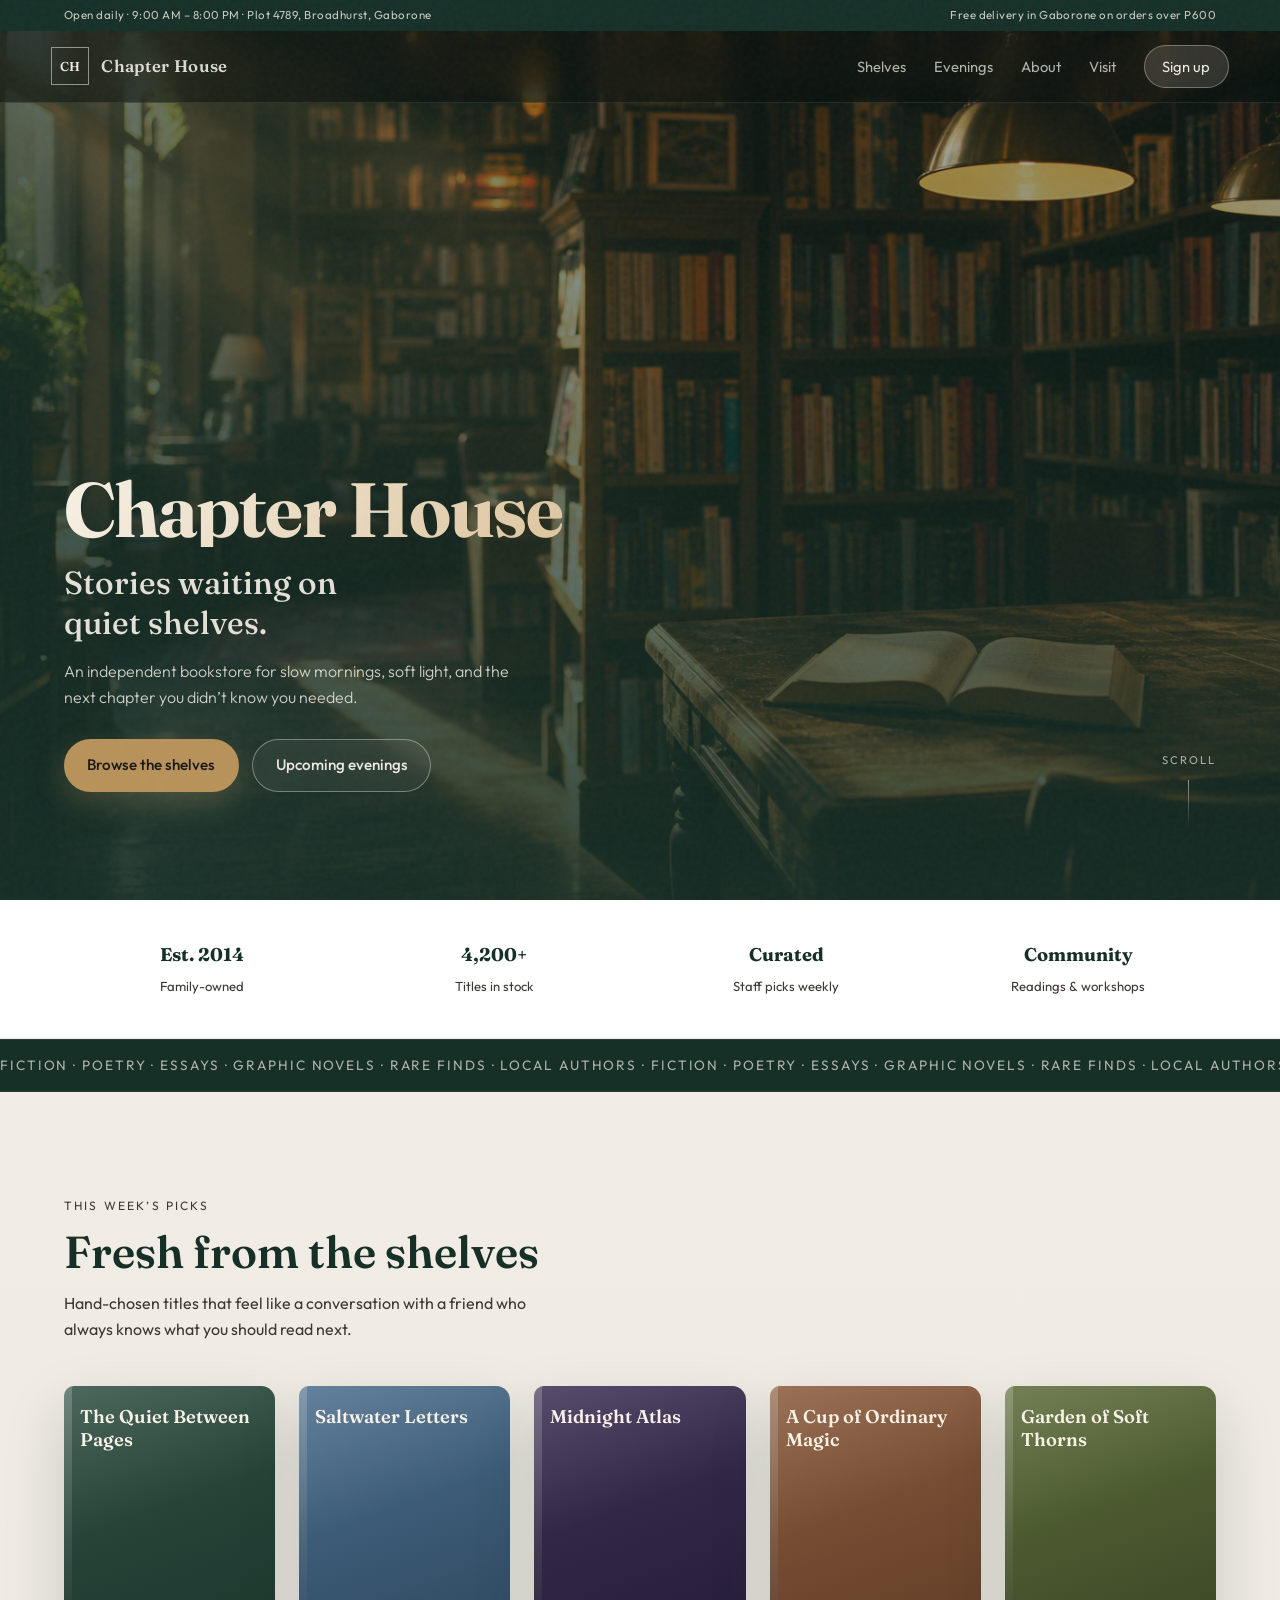
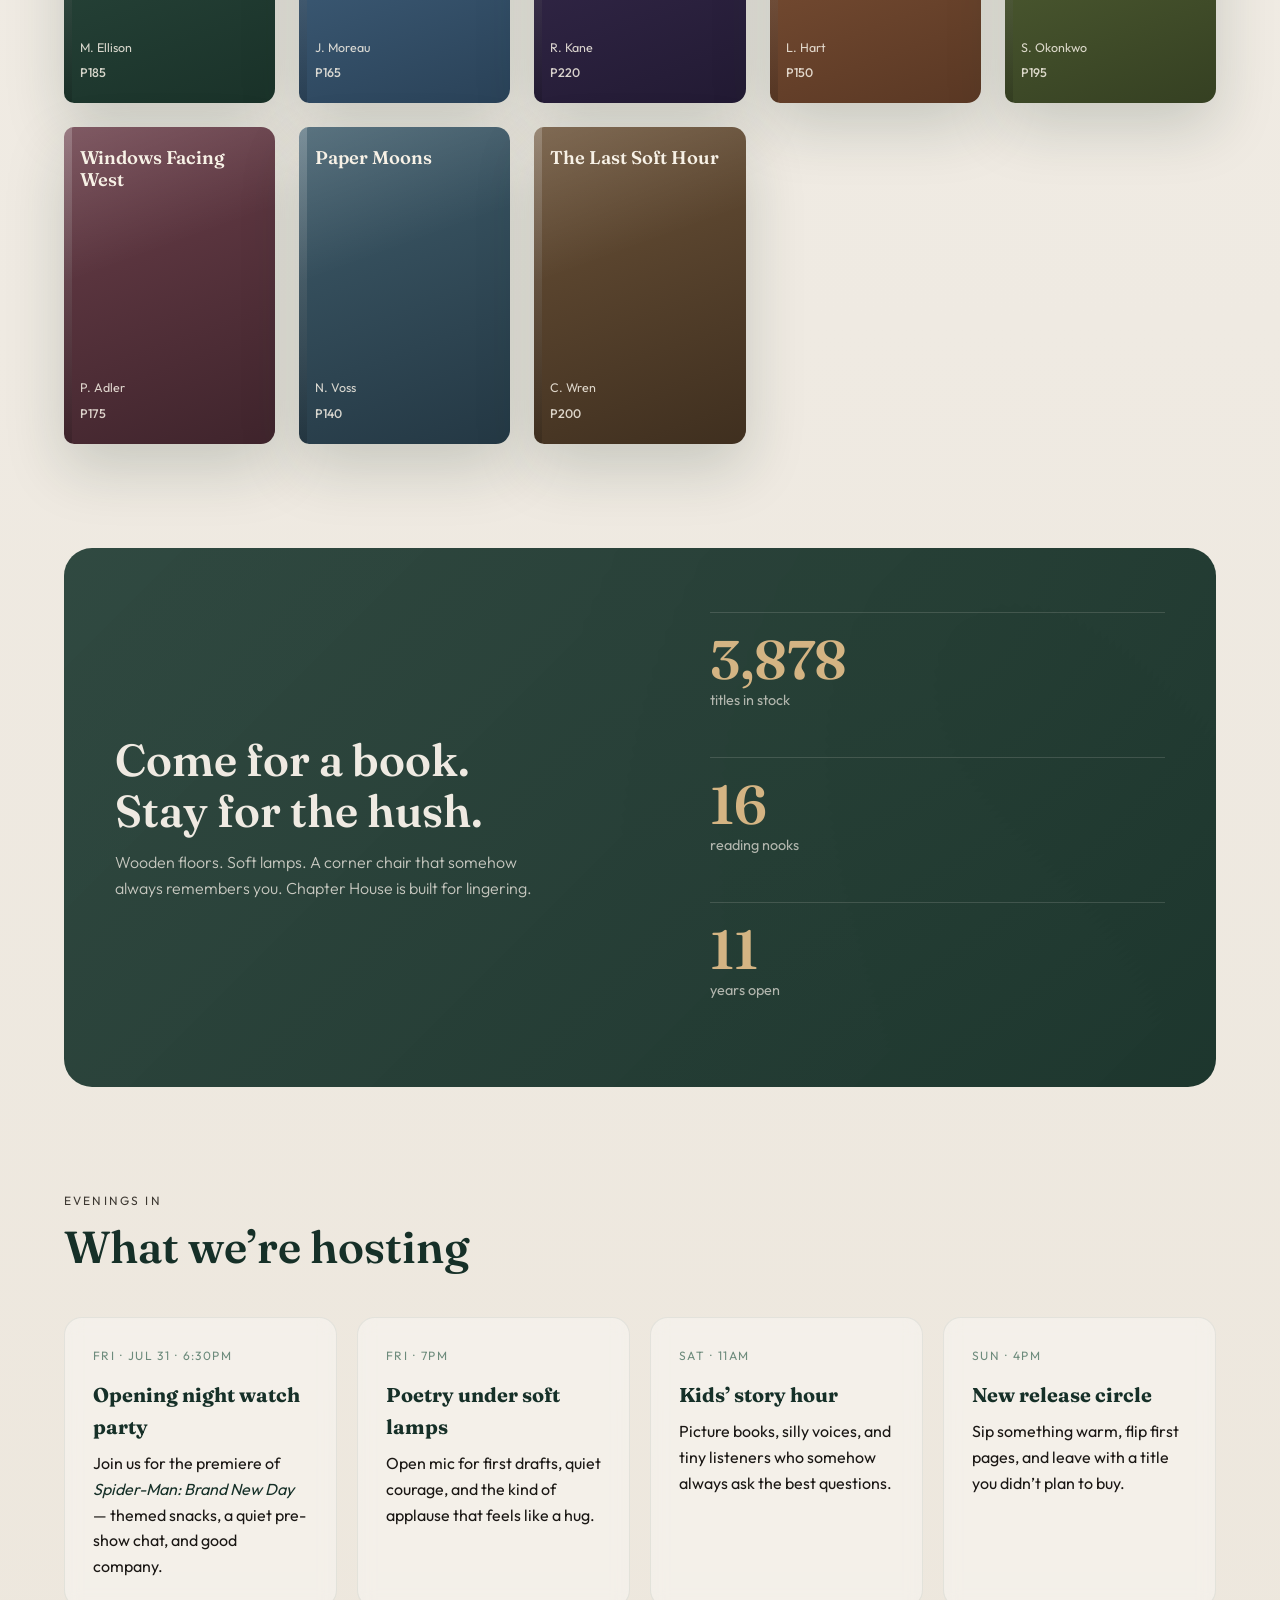
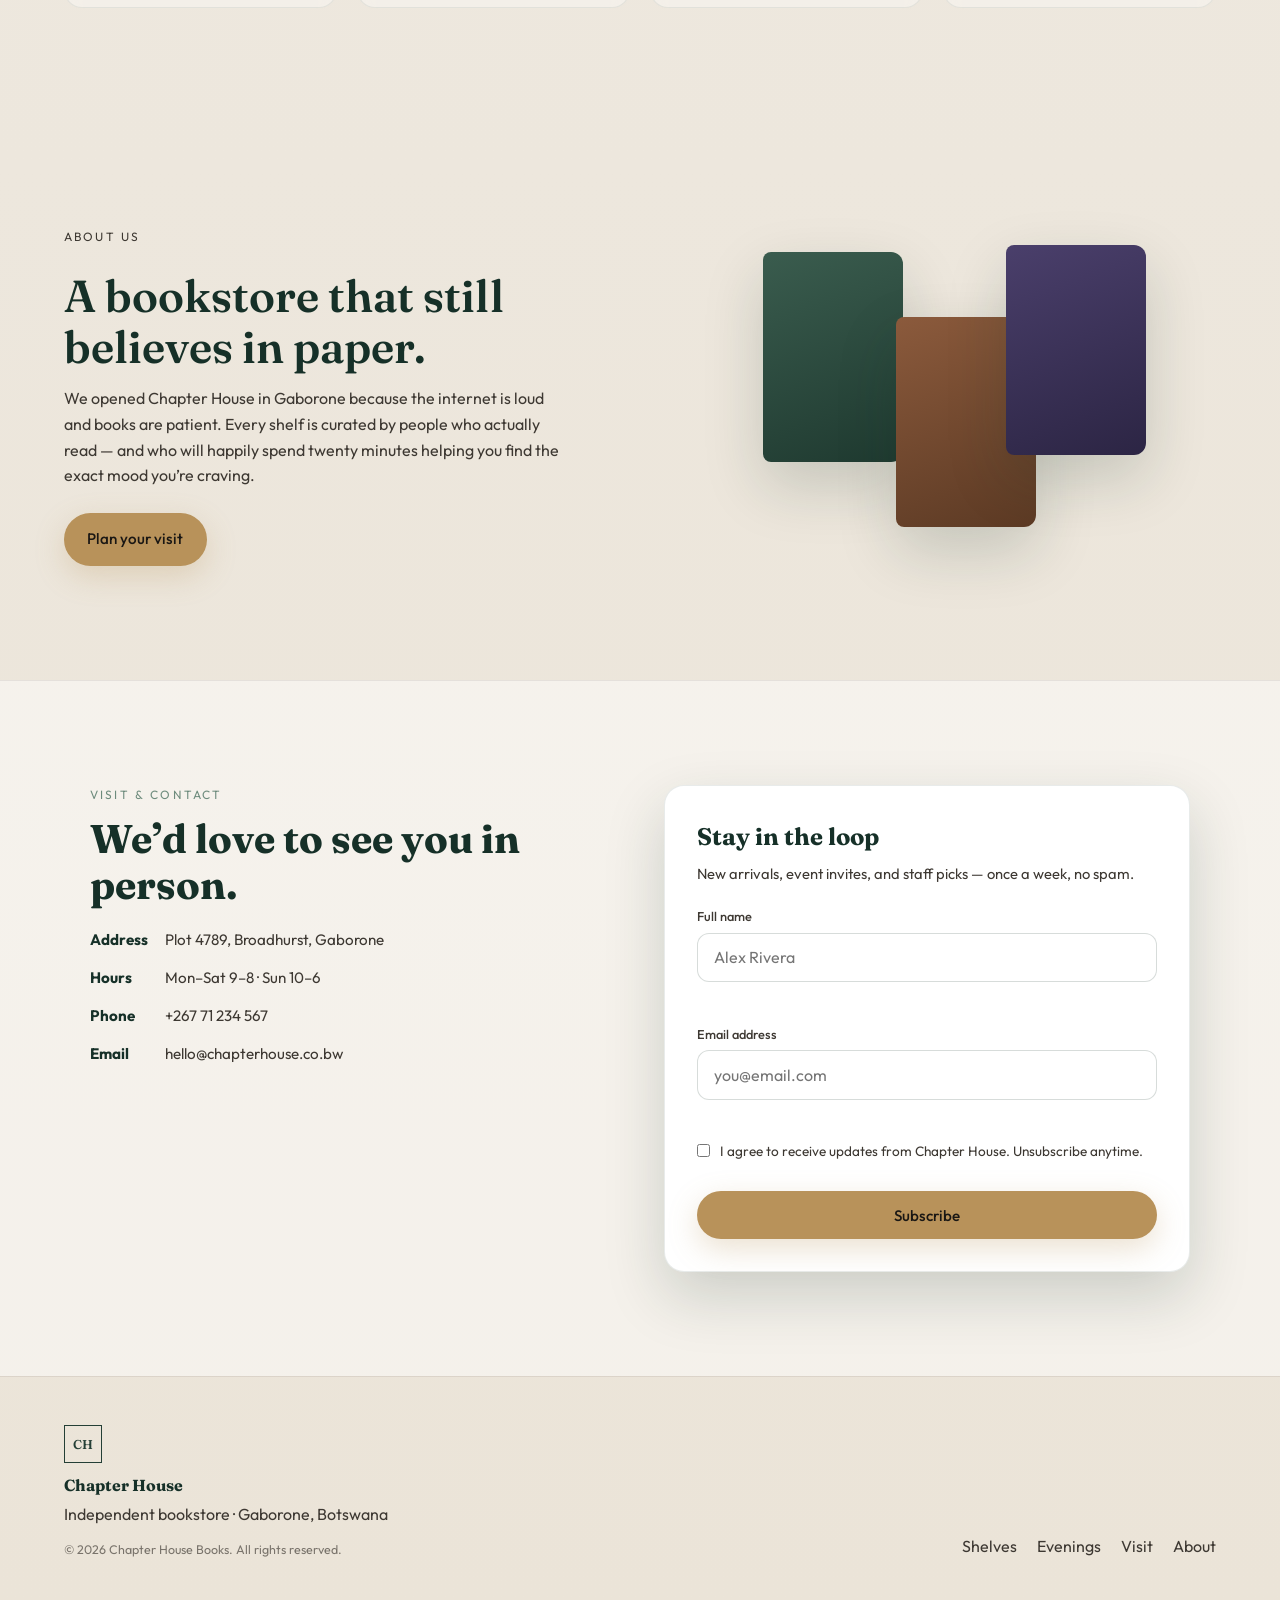
<file: index.html>
<!DOCTYPE html>
<html lang="en">
<head>
  <meta charset="UTF-8" />
  <meta name="viewport" content="width=device-width, initial-scale=1.0, viewport-fit=cover" />
  <title>Chapter House — Independent Bookstore</title>
  <meta name="description" content="Chapter House — curated fiction, poetry, and rare finds. Independent bookstore in Gaborone, Botswana." />
  <link rel="preconnect" href="https://fonts.googleapis.com" />
  <link rel="preconnect" href="https://fonts.gstatic.com" crossorigin />
  <link href="https://fonts.googleapis.com/css2?family=Fraunces:opsz,wght@9..144,400;9..144,600;9..144,700&family=Outfit:wght@300;400;500;600&display=swap" rel="stylesheet" />
  <link rel="stylesheet" href="css/style.css" />
</head>
<body>
  <div class="page-loader" id="pageLoader">
    <div class="loader-mark">CH</div>
    <p class="loader-text">Opening the shelves…</p>
  </div>

  <div class="cursor-glow" id="cursorGlow" aria-hidden="true"></div>

  <header class="site-header site-header--hero" id="siteHeader">
    <div class="header-top">
      <p>Open daily · 9:00 AM – 8:00 PM · Plot 4789, Broadhurst, Gaborone</p>
      <p>Free delivery in Gaborone on orders over P600</p>
    </div>
    <div class="header-main">
      <a href="index.html" class="brand">
        <span class="brand-mark">CH</span>
        <span class="brand-name">Chapter House</span>
      </a>
      <nav class="nav" aria-label="Main">
        <a href="#shelves">Shelves</a>
        <a href="#events">Evenings</a>
        <a href="#about">About</a>
        <a href="#visit">Visit</a>
        <a href="login.html" class="nav-cta">Sign up</a>
      </nav>
      <button class="nav-toggle" id="navToggle" aria-label="Open menu" aria-expanded="false">
        <span></span><span></span>
      </button>
    </div>
  </header>

  <main>
    <section class="hero">
      <div class="hero-bg" style="background-image: url('assets/hero-bookstore.png')"></div>
      <div class="hero-veil"></div>
      <div class="hero-content reveal">
        <p class="brand-hero">Chapter House</p>
        <h1>Stories waiting on quiet shelves.</h1>
        <p class="hero-sub">An independent bookstore for slow mornings, soft light, and the next chapter you didn’t know you needed.</p>
        <div class="hero-actions">
          <a href="#shelves" class="btn btn-primary">Browse the shelves</a>
          <a href="#events" class="btn btn-ghost">Upcoming evenings</a>
        </div>
      </div>
      <div class="scroll-hint" aria-hidden="true">
        <span>Scroll</span>
        <div class="scroll-line"></div>
      </div>
    </section>

    <section class="trust-bar" aria-label="Store highlights">
      <div class="trust-item">
        <strong>Est. 2014</strong>
        <span>Family-owned</span>
      </div>
      <div class="trust-item">
        <strong>4,200+</strong>
        <span>Titles in stock</span>
      </div>
      <div class="trust-item">
        <strong>Curated</strong>
        <span>Staff picks weekly</span>
      </div>
      <div class="trust-item">
        <strong>Community</strong>
        <span>Readings & workshops</span>
      </div>
    </section>

    <section class="marquee" aria-hidden="true">
      <div class="marquee-track">
        <span>Fiction · Poetry · Essays · Graphic Novels · Rare Finds · Local Authors · Fiction · Poetry · Essays · Graphic Novels · Rare Finds · Local Authors ·</span>
        <span>Fiction · Poetry · Essays · Graphic Novels · Rare Finds · Local Authors · Fiction · Poetry · Essays · Graphic Novels · Rare Finds · Local Authors ·</span>
      </div>
    </section>

    <section class="shelves" id="shelves">
      <div class="section-head reveal">
        <p class="eyebrow">This week’s picks</p>
        <h2>Fresh from the shelves</h2>
        <p>Hand-chosen titles that feel like a conversation with a friend who always knows what you should read next.</p>
      </div>
      <div class="book-grid" id="bookGrid"></div>
    </section>

    <section class="atmosphere">
      <div class="atmosphere-panel reveal">
        <h2>Come for a book.<br />Stay for the hush.</h2>
        <p>Wooden floors. Soft lamps. A corner chair that somehow always remembers you. Chapter House is built for lingering.</p>
      </div>
      <div class="atmosphere-stats">
        <div class="stat reveal" data-delay="0">
          <strong data-count="4200">0</strong>
          <span>titles in stock</span>
        </div>
        <div class="stat reveal" data-delay="1">
          <strong data-count="18">0</strong>
          <span>reading nooks</span>
        </div>
        <div class="stat reveal" data-delay="2">
          <strong data-count="12">0</strong>
          <span>years open</span>
        </div>
      </div>
    </section>

    <section class="events" id="events">
      <div class="section-head reveal">
        <p class="eyebrow">Evenings in</p>
        <h2>What we’re hosting</h2>
      </div>
      <div class="event-list">
        <article class="event-card reveal">
          <time datetime="2026-07-31T18:30">Fri · Jul 31 · 6:30pm</time>
          <h3>Opening night watch party</h3>
          <p>Join us for the premiere of <em>Spider-Man: Brand New Day</em> — themed snacks, a quiet pre-show chat, and good company.</p>
        </article>
        <article class="event-card reveal">
          <time datetime="2026-07-31T19:00">Fri · 7pm</time>
          <h3>Poetry under soft lamps</h3>
          <p>Open mic for first drafts, quiet courage, and the kind of applause that feels like a hug.</p>
        </article>
        <article class="event-card reveal">
          <time datetime="2026-08-01T11:00">Sat · 11am</time>
          <h3>Kids’ story hour</h3>
          <p>Picture books, silly voices, and tiny listeners who somehow always ask the best questions.</p>
        </article>
        <article class="event-card reveal">
          <time datetime="2026-08-02T16:00">Sun · 4pm</time>
          <h3>New release circle</h3>
          <p>Sip something warm, flip first pages, and leave with a title you didn’t plan to buy.</p>
        </article>
      </div>
    </section>

    <section class="about" id="about">
      <div class="about-copy reveal">
        <p class="eyebrow">About us</p>
        <h2>A bookstore that still believes in paper.</h2>
        <p>We opened Chapter House in Gaborone because the internet is loud and books are patient. Every shelf is curated by people who actually read — and who will happily spend twenty minutes helping you find the exact mood you’re craving.</p>
        <a href="#visit" class="btn btn-primary">Plan your visit</a>
      </div>
      <div class="about-visual reveal" aria-hidden="true">
        <div class="floating-book b1"></div>
        <div class="floating-book b2"></div>
        <div class="floating-book b3"></div>
      </div>
    </section>

    <section class="visit" id="visit">
      <div class="visit-grid">
        <div class="visit-info reveal">
          <p class="eyebrow">Visit & contact</p>
          <h2>We’d love to see you in person.</h2>
          <ul class="visit-details">
            <li><strong>Address</strong> Plot 4789, Broadhurst, Gaborone</li>
            <li><strong>Hours</strong> Mon–Sat 9–8 · Sun 10–6</li>
            <li><strong>Phone</strong> +267 71 234 567</li>
            <li><strong>Email</strong> hello@chapterhouse.co.bw</li>
          </ul>
        </div>

        <form class="visit-form reveal" id="newsletterForm" novalidate>
          <h3>Stay in the loop</h3>
          <p class="visit-form-sub">New arrivals, event invites, and staff picks — once a week, no spam.</p>

          <div class="field">
            <label for="newsName">Full name</label>
            <input type="text" id="newsName" name="name" autocomplete="name" placeholder="Alex Rivera" required minlength="2" />
            <p class="field-error" id="newsNameError" role="alert"></p>
          </div>

          <div class="field">
            <label for="newsEmail">Email address</label>
            <input type="email" id="newsEmail" name="email" autocomplete="email" placeholder="you@email.com" required />
            <p class="field-error" id="newsEmailError" role="alert"></p>
          </div>

          <label class="checkbox-field">
            <input type="checkbox" id="newsConsent" name="consent" required />
            <span>I agree to receive updates from Chapter House. Unsubscribe anytime.</span>
          </label>
          <p class="field-error" id="newsConsentError" role="alert"></p>

          <button type="submit" class="btn btn-primary btn-block" id="newsSubmit">Subscribe</button>
          <p class="form-success" id="newsSuccess" hidden>Thank you — you’re on the list. See you at the shelves.</p>
        </form>
      </div>
    </section>
  </main>

  <footer class="site-footer">
    <div>
      <span class="brand-mark">CH</span>
      <strong>Chapter House</strong>
      <p>Independent bookstore · Gaborone, Botswana</p>
      <p class="footer-fine">© 2026 Chapter House Books. All rights reserved.</p>
    </div>
    <div class="footer-links">
      <a href="#shelves">Shelves</a>
      <a href="#events">Evenings</a>
      <a href="#visit">Visit</a>
      <a href="#about">About</a>
    </div>
  </footer>

  <div class="mobile-nav" id="mobileNav" aria-hidden="true">
    <a href="#shelves">Shelves</a>
    <a href="#events">Evenings</a>
    <a href="#about">About</a>
    <a href="#visit">Visit</a>
    <a href="login.html">Sign up</a>
  </div>

  <script src="js/main.js"></script>
</body>
</html>
</file>
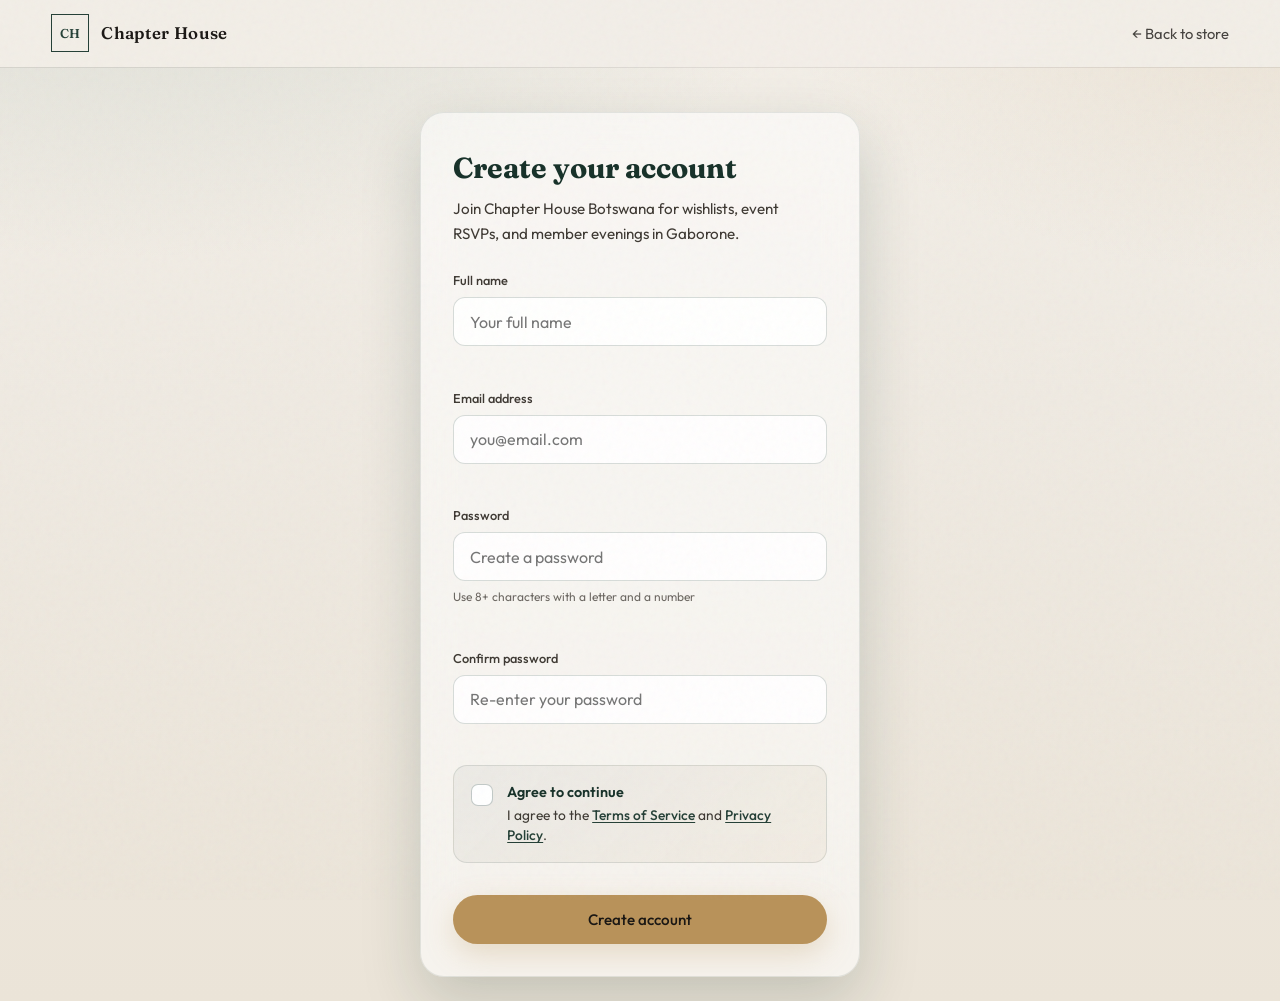
<file: login.html>
<!DOCTYPE html>
<html lang="en">
<head>
  <meta charset="UTF-8" />
  <meta name="viewport" content="width=device-width, initial-scale=1.0, viewport-fit=cover" />
  <title>Join — Chapter House</title>
  <meta name="robots" content="noindex" />
  <link rel="preconnect" href="https://fonts.googleapis.com" />
  <link rel="preconnect" href="https://fonts.gstatic.com" crossorigin />
  <link href="https://fonts.googleapis.com/css2?family=Fraunces:opsz,wght@9..144,400;9..144,600;9..144,700&family=Outfit:wght@300;400;500;600&display=swap" rel="stylesheet" />
  <link rel="stylesheet" href="css/style.css" />
  <link rel="preload" as="image" href="assets/mascots/halt.webp" />
  <link rel="preload" as="image" href="assets/mascots/angry-explain.webp" />
  <link rel="preload" as="image" href="assets/mascots/angry-checklist.webp" />
  <link rel="preload" as="image" href="assets/mascots/wait-wait.webp" />
  <link rel="preload" as="image" href="assets/mascots/unsatisfied.webp" />
  <link rel="preload" as="image" href="assets/mascots/welcome.webp" />
  <link rel="preload" as="image" href="assets/mascots/shhh.webp" />
</head>
<body class="auth-page">
  <div class="cursor-glow" id="cursorGlow" aria-hidden="true"></div>

  <header class="site-header solid">
    <div class="header-main">
      <a href="index.html" class="brand">
        <span class="brand-mark">CH</span>
        <span class="brand-name">Chapter House</span>
      </a>
      <nav class="nav">
        <a href="index.html">← Back to store</a>
      </nav>
    </div>
  </header>

  <main class="auth-main">
    <div class="auth-card reveal">
      <form id="signupForm" class="auth-form active" novalidate>
        <h1>Create your account</h1>
        <p class="auth-sub">Join Chapter House Botswana for wishlists, event RSVPs, and member evenings in Gaborone.</p>

        <div class="field">
          <label for="signupName">Full name</label>
          <input type="text" name="name" id="signupName" autocomplete="name" placeholder="Your full name" required minlength="2" />
          <p class="field-error" id="signupNameError" role="alert"></p>
        </div>

        <div class="field">
          <label for="signupEmail">Email address</label>
          <input type="email" name="email" id="signupEmail" autocomplete="email" placeholder="you@email.com" required />
          <p class="field-error" id="signupEmailError" role="alert"></p>
        </div>

        <div class="field">
          <label for="signupPassword">Password</label>
          <input type="password" name="password" id="signupPassword" autocomplete="new-password" placeholder="Create a password" required minlength="8" />
          <p class="field-hint">Use 8+ characters with a letter and a number</p>
          <p class="field-error" id="signupPasswordError" role="alert"></p>
        </div>

        <div class="field">
          <label for="signupConfirm">Confirm password</label>
          <input type="password" name="confirm" id="signupConfirm" autocomplete="new-password" placeholder="Re-enter your password" required minlength="8" />
          <p class="field-error" id="signupConfirmError" role="alert"></p>
        </div>

        <label class="terms-box" for="signupTerms">
          <span class="terms-check">
            <input type="checkbox" id="signupTerms" name="terms" required />
            <span class="terms-tick" aria-hidden="true"></span>
          </span>
          <span class="terms-copy">
            <strong>Agree to continue</strong>
            I agree to the <a href="#">Terms of Service</a> and <a href="#">Privacy Policy</a>.
          </span>
        </label>
        <p class="field-error" id="signupTermsError" role="alert"></p>

        <button type="submit" class="btn btn-primary btn-block" id="signupSubmit">Create account</button>
      </form>
    </div>
  </main>

  <div class="welcome-modal" id="welcomeModal" hidden>
    <div class="welcome-panel">
      <div class="welcome-icon">📚</div>
      <h2>Welcome to Chapter House</h2>
      <p id="welcomeMsg">Your account is active. Continue browsing our collection.</p>
      <a href="index.html" class="btn btn-primary">Continue shopping</a>
    </div>
  </div>

  <div class="gate-overlay" id="gateOverlay" hidden>
    <div class="gate-spinner"></div>
    <p>Verifying credentials…</p>
  </div>

  <script src="js/auth.js"></script>
  <script src="js/main.js"></script>
</body>
</html>
</file>
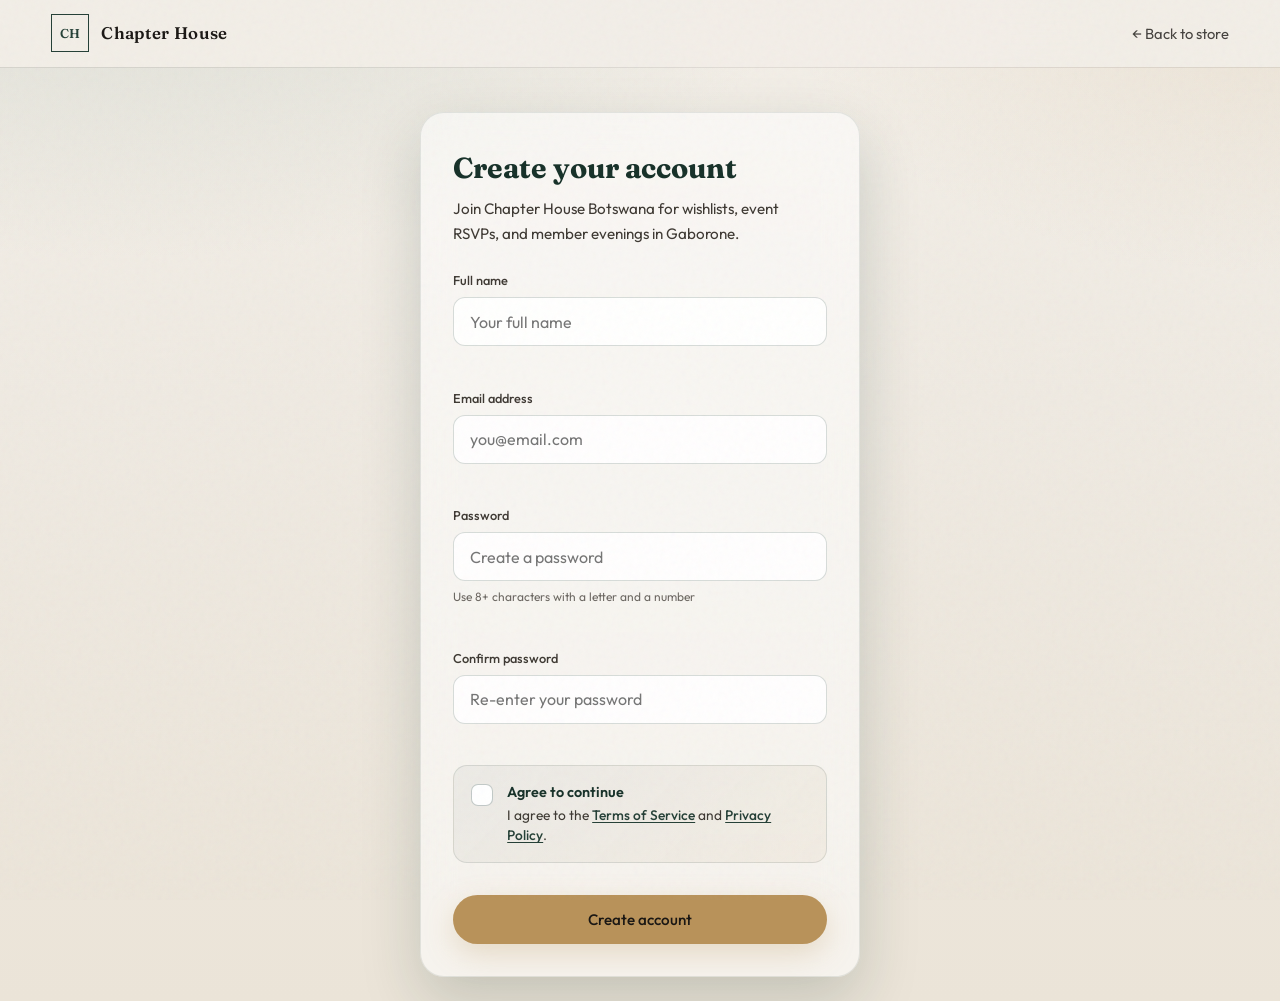
<file: secret.html>
<!DOCTYPE html>
<html lang="en">
<head>
  <meta charset="UTF-8" />
  <meta name="viewport" content="width=device-width, initial-scale=1.0, viewport-fit=cover" />
  <title>A private chapter</title>
  <meta name="robots" content="noindex" />
  <link rel="preconnect" href="https://fonts.googleapis.com" />
  <link rel="preconnect" href="https://fonts.gstatic.com" crossorigin />
  <link href="https://fonts.googleapis.com/css2?family=Fraunces:opsz,wght@9..144,400;9..144,500;9..144,600;9..144,700&family=Outfit:wght@300;400;500;600&display=swap" rel="stylesheet" />
  <link rel="stylesheet" href="css/secret.css" />
  <link rel="preload" as="image" href="assets/mascots/halt.webp" />
  <link rel="preload" as="image" href="assets/mascots/angry-explain.webp" />
  <link rel="preload" as="image" href="assets/mascots/angry-checklist.webp" />
  <link rel="preload" as="image" href="assets/mascots/wait-wait.webp" />
  <link rel="preload" as="image" href="assets/mascots/unsatisfied.webp" />
  <link rel="preload" as="image" href="assets/mascots/welcome.webp" />
  <link rel="preload" as="image" href="assets/mascots/shhh.webp" />
  <link rel="preload" as="image" href="assets/love/love-01.webp" />
</head>
<body>
  <section class="mascot-intro" id="mascotIntro">
    <div class="mascot-bg" id="mascotBg"></div>
    <div class="mascot-veil" id="mascotVeil"></div>
    <div class="mascot-flash" id="mascotFlash" aria-hidden="true"></div>

    <div class="mascot-stage">
      <div class="mascot-characters" id="mascotCharacters">
        <img class="mascot-img mascot-female" id="mascotFemale" src="" alt="" decoding="async" hidden />
        <img class="mascot-img mascot-male" id="mascotMale" src="" alt="" decoding="async" hidden />
      </div>

      <div class="mascot-dialogue" id="mascotDialogue">
        <p class="mascot-speaker" id="mascotSpeaker"></p>
        <p class="mascot-line" id="mascotLine"></p>
        <p class="mascot-halt" id="mascotHalt" hidden>HALT!</p>
      </div>
    </div>
  </section>

  <div class="secret-world" id="secretWorld" hidden>
    <div class="secret-bg" id="secretBg"></div>
    <div class="secret-veil"></div>
    <div class="particles" id="particles" aria-hidden="true"></div>

    <section class="love-scroll" id="loveScroll" hidden>
      <div class="love-bg" id="loveBg"></div>
      <div class="love-bg love-bg-next" id="loveBgNext"></div>
      <div class="love-veil"></div>
      <div class="love-progress"><div class="love-progress-bar" id="loveBar"></div></div>

      <div class="love-stage">
        <article class="love-card" data-step="0">
          <span class="love-num">01</span>
          <h2>From your smile</h2>
          <p>The one that shows up without warning and somehow resets the whole day — soft, honest, and impossible to forget.</p>
        </article>

        <article class="love-card" data-step="1">
          <span class="love-num">02</span>
          <h2>To your random outbursts</h2>
          <p>The sudden laughs, the dramatic reactions, the little storms of personality — never mean, always you, always the best part of the room.</p>
        </article>

        <article class="love-card" data-step="2">
          <span class="love-num">03</span>
          <h2>To your kindness</h2>
          <p>The quiet way you care. The way people feel safer around you without you even trying.</p>
        </article>

        <article class="love-card" data-step="3">
          <span class="love-num">04</span>
          <h2>To your calmness</h2>
          <p>When everything feels loud, you still somehow become the soft place to land.</p>
        </article>

        <article class="love-card" data-step="4">
          <span class="love-num">05</span>
          <h2>To the reason I keep pushing forward</h2>
          <p>You are part of why the hard days still feel worth it. A quiet motivation I carry with me.</p>
        </article>

        <article class="love-card" data-step="5">
          <span class="love-num">06</span>
          <h2>I appreciate everything about you</h2>
          <p>Even when I don’t say it the exact way you might want me to. Even in my silence — please know you are the priority.</p>
        </article>
      </div>
    </section>

    <section class="proposal" id="proposal" hidden>
      <div class="web-lines" aria-hidden="true"></div>
      <figure class="proposal-poster">
        <img src="assets/spider-man-brand-new-day.webp" alt="Spider-Man: Brand New Day" width="280" height="420" />
      </figure>
      <p class="soft-label">One question</p>
      <h2 class="proposal-title">Will you be my spider man?</h2>
      <p class="proposal-sub">petah phaka</p>
      <div class="proposal-actions" id="proposalActions">
        <button type="button" class="btn-yes" id="yesBtn">Yes</button>
        <button type="button" class="btn-no" id="noBtn">No</button>
      </div>
      <p class="wind-msg" id="windMsg" aria-live="polite"></p>
    </section>

    <section class="celebration" id="celebration" hidden>
      <div class="cele-bg" style="background-image: url('assets/celebration.png')"></div>
      <div class="cele-burst" aria-hidden="true"></div>
      <h1 class="cele-title">See you there, princess.</h1>
      <p class="cele-sub">Mr Maunge can’t wait. Wear something that makes you feel like the main character — because you already are.</p>
      <div class="hearts" id="hearts" aria-hidden="true"></div>
    </section>
  </div>

  <script src="js/secret.js"></script>
</body>
</html>
</file>
<file: css/style.css>
:root {
  --ink: #1a1714;
  --ink-soft: #3d3832;
  --paper: #efeae2;
  --paper-2: #e4ddd2;
  --forest: #243f36;
  --forest-deep: #163028;
  --sage: #6d8b7c;
  --gold: #b8925a;
  --gold-soft: #d4b483;
  --cream-line: rgba(26, 23, 20, 0.08);
  --shadow: 0 24px 60px rgba(22, 48, 40, 0.18);
  --radius: 18px;
  --font-display: "Fraunces", Georgia, serif;
  --font-body: "Outfit", system-ui, sans-serif;
}

*,
*::before,
*::after {
  box-sizing: border-box;
  margin: 0;
  padding: 0;
  -webkit-tap-highlight-color: transparent;
}

html {
  scroll-behavior: smooth;
  -webkit-text-size-adjust: 100%;
}

body {
  font-family: var(--font-body);
  color: var(--ink);
  background:
    radial-gradient(1200px 600px at 10% -10%, rgba(109, 139, 124, 0.18), transparent 60%),
    radial-gradient(900px 500px at 100% 0%, rgba(184, 146, 90, 0.12), transparent 55%),
    linear-gradient(180deg, #f3efe8 0%, var(--paper) 40%, #ebe4d8 100%);
  min-height: 100vh;
  min-height: 100svh;
  overflow-x: hidden;
  line-height: 1.6;
}

body::before {
  content: "";
  position: fixed;
  inset: 0;
  pointer-events: none;
  opacity: 0.035;
  background-image: url("data:image/svg+xml,%3Csvg viewBox='0 0 200 200' xmlns='http://www.w3.org/2000/svg'%3E%3Cfilter id='n'%3E%3CfeTurbulence type='fractalNoise' baseFrequency='0.85' numOctaves='4' stitchTiles='stitch'/%3E%3C/filter%3E%3Crect width='100%25' height='100%25' filter='url(%23n)'/%3E%3C/svg%3E");
  z-index: 9998;
}

a {
  color: inherit;
  text-decoration: none;
}

img {
  max-width: 100%;
  display: block;
}

.page-loader {
  position: fixed;
  inset: 0;
  z-index: 10000;
  display: grid;
  place-content: center;
  gap: 1rem;
  background: var(--forest-deep);
  color: var(--paper);
  transition: opacity 0.7s ease, visibility 0.7s ease;
}

.page-loader.hide {
  opacity: 0;
  visibility: hidden;
}

.loader-mark {
  width: 64px;
  height: 64px;
  margin: 0 auto;
  border: 1px solid rgba(239, 234, 226, 0.35);
  display: grid;
  place-items: center;
  font-family: var(--font-display);
  font-weight: 600;
  letter-spacing: 0.08em;
  animation: pulseMark 1.4s ease-in-out infinite;
}

.loader-text {
  font-weight: 300;
  letter-spacing: 0.12em;
  text-transform: uppercase;
  font-size: 0.75rem;
  opacity: 0.7;
}

@keyframes pulseMark {
  0%, 100% { transform: scale(1); opacity: 0.7; }
  50% { transform: scale(1.05); opacity: 1; }
}

.cursor-glow {
  position: fixed;
  width: 280px;
  height: 280px;
  border-radius: 50%;
  pointer-events: none;
  z-index: 1;
  background: radial-gradient(circle, rgba(184, 146, 90, 0.14), transparent 70%);
  transform: translate(-50%, -50%);
  transition: opacity 0.3s ease;
  opacity: 0;
  mix-blend-mode: multiply;
}

@media (hover: hover) {
  .cursor-glow.on { opacity: 1; }
}

.site-header {
  position: fixed;
  top: 0;
  left: 0;
  right: 0;
  z-index: 100;
  transition:
    background 0.35s ease,
    backdrop-filter 0.35s ease,
    box-shadow 0.35s ease;
}

.header-top {
  display: flex;
  justify-content: space-between;
  gap: 1rem;
  padding: 0.4rem 5vw;
  background: var(--forest-deep);
  color: rgba(239, 234, 226, 0.82);
  font-size: 0.72rem;
  letter-spacing: 0.04em;
}

.header-top p {
  margin: 0;
  white-space: nowrap;
  overflow: hidden;
  text-overflow: ellipsis;
}

.header-main {
  display: flex;
  align-items: center;
  justify-content: space-between;
  padding: 0.85rem 5vw;
}

.auth-page .header-top {
  display: none;
}

.site-header.scrolled .header-top,
.site-header.solid .header-top {
  display: none;
}

.site-header.scrolled .header-main,
.site-header.solid .header-main {
  padding-top: 0.9rem;
  padding-bottom: 0.9rem;
}

.site-header.scrolled,
.site-header.solid {
  background: rgba(243, 239, 232, 0.94);
  backdrop-filter: blur(16px);
  box-shadow: 0 1px 0 var(--cream-line);
}

/* Readable nav on dark hero */
.site-header--hero:not(.scrolled):not(.solid) .header-main {
  background: rgba(10, 18, 16, 0.55);
  backdrop-filter: blur(14px);
  border-bottom: 1px solid rgba(239, 234, 226, 0.1);
}

.site-header--hero:not(.scrolled):not(.solid) .brand-mark {
  border-color: rgba(239, 234, 226, 0.55);
  color: var(--paper);
}

.site-header--hero:not(.scrolled):not(.solid) .brand-name,
.site-header--hero:not(.scrolled):not(.solid) .nav a {
  color: rgba(239, 234, 226, 0.92);
}

.site-header--hero:not(.scrolled):not(.solid) .nav a:hover {
  color: #fff;
}

.site-header--hero:not(.scrolled):not(.solid) .nav-toggle span {
  background: var(--paper);
}

.brand {
  display: flex;
  align-items: center;
  gap: 0.75rem;
}

.brand-mark {
  width: 38px;
  height: 38px;
  display: grid;
  place-items: center;
  border: 1px solid var(--forest);
  font-family: var(--font-display);
  font-size: 0.8rem;
  font-weight: 600;
  color: var(--forest);
}

.brand-name {
  font-family: var(--font-display);
  font-weight: 600;
  font-size: 1.05rem;
  letter-spacing: 0.02em;
}

.nav {
  display: flex;
  align-items: center;
  gap: 1.75rem;
}

.nav a {
  font-size: 0.92rem;
  font-weight: 400;
  opacity: 0.8;
  transition: opacity 0.2s ease;
}

.nav a:hover {
  opacity: 1;
}

.nav-cta {
  padding: 0.55rem 1.1rem;
  background: var(--forest);
  color: var(--paper) !important;
  opacity: 1 !important;
  border-radius: 999px;
  transition: transform 0.25s ease, background 0.25s ease !important;
}

.site-header--hero:not(.scrolled):not(.solid) .nav-cta {
  background: rgba(239, 234, 226, 0.14);
  border: 1px solid rgba(239, 234, 226, 0.35);
  color: var(--paper) !important;
}

.nav-cta:hover {
  transform: translateY(-2px);
  background: var(--forest-deep);
}

.site-header--hero:not(.scrolled):not(.solid) .nav-cta:hover {
  background: rgba(239, 234, 226, 0.22);
}

.nav-toggle {
  display: none;
  width: 44px;
  height: 44px;
  border: 0;
  background: transparent;
  flex-direction: column;
  justify-content: center;
  align-items: center;
  gap: 6px;
  cursor: pointer;
  position: relative;
  z-index: 130;
}

.nav-toggle span {
  display: block;
  height: 2px;
  width: 22px;
  background: var(--ink);
}

.mobile-nav {
  position: fixed;
  inset: 0;
  z-index: 99;
  background: rgba(243, 239, 232, 0.98);
  display: grid;
  place-content: center;
  gap: 1.5rem;
  text-align: center;
  font-family: var(--font-display);
  font-size: 1.6rem;
  opacity: 0;
  visibility: hidden;
  transition: opacity 0.35s ease, visibility 0.35s ease;
  overflow-y: auto;
  -webkit-overflow-scrolling: touch;
}

.mobile-nav.open {
  opacity: 1;
  visibility: visible;
}

.trust-bar {
  display: grid;
  grid-template-columns: repeat(4, 1fr);
  gap: 1rem;
  padding: 2rem 5vw;
  background: #fff;
  border-bottom: 1px solid var(--cream-line);
}

.trust-item {
  text-align: center;
  padding: 0.5rem;
}

.trust-item strong {
  display: block;
  font-family: var(--font-display);
  font-size: 1.15rem;
  color: var(--forest-deep);
  margin-bottom: 0.2rem;
}

.trust-item span {
  font-size: 0.82rem;
  color: var(--ink-soft);
}

.hero {
  position: relative;
  min-height: 100vh;
  display: grid;
  align-items: end;
  padding: 7.5rem 5vw 12vh;
  color: var(--paper);
  overflow: hidden;
}

.hero-bg {
  position: absolute;
  inset: 0;
  background-size: cover;
  background-position: center;
  transform: scale(1.08);
  animation: heroDrift 18s ease-in-out infinite alternate;
}

@keyframes heroDrift {
  from { transform: scale(1.08) translate(0, 0); }
  to { transform: scale(1.14) translate(-1.5%, -1%); }
}

.hero-veil {
  position: absolute;
  inset: 0;
  background:
    linear-gradient(180deg, rgba(22, 48, 40, 0.35) 0%, rgba(22, 48, 40, 0.55) 45%, rgba(22, 48, 40, 0.88) 100%),
    linear-gradient(90deg, rgba(22, 48, 40, 0.55), transparent 55%);
}

.hero-content {
  position: relative;
  z-index: 2;
  max-width: 720px;
}

.brand-hero {
  font-family: var(--font-display);
  font-size: clamp(2.4rem, 7vw, 4.8rem);
  font-weight: 700;
  line-height: 0.95;
  letter-spacing: -0.02em;
  margin-bottom: 1rem;
  background: linear-gradient(120deg, #f7f1e6, #d4b483);
  -webkit-background-clip: text;
  background-clip: text;
  color: transparent;
}

.hero h1 {
  font-family: var(--font-display);
  font-size: clamp(1.35rem, 3.2vw, 2rem);
  font-weight: 500;
  line-height: 1.25;
  max-width: 16ch;
  margin-bottom: 1rem;
  color: rgba(239, 234, 226, 0.95);
}

.hero-sub {
  max-width: 42ch;
  font-weight: 300;
  opacity: 0.85;
  margin-bottom: 1.75rem;
}

.hero-actions {
  display: flex;
  flex-wrap: wrap;
  gap: 0.85rem;
}

.scroll-hint {
  position: absolute;
  right: 5vw;
  bottom: 8vh;
  z-index: 2;
  display: flex;
  flex-direction: column;
  align-items: center;
  gap: 0.6rem;
  font-size: 0.7rem;
  letter-spacing: 0.18em;
  text-transform: uppercase;
  opacity: 0.7;
}

.scroll-line {
  width: 1px;
  height: 48px;
  background: linear-gradient(to bottom, rgba(239, 234, 226, 0.8), transparent);
  animation: scrollPulse 1.8s ease-in-out infinite;
}

@keyframes scrollPulse {
  0%, 100% { transform: scaleY(1); opacity: 0.5; }
  50% { transform: scaleY(1.15); opacity: 1; }
}

.btn {
  display: inline-flex;
  align-items: center;
  justify-content: center;
  padding: 0.85rem 1.4rem;
  border-radius: 999px;
  border: 1px solid transparent;
  font-family: var(--font-body);
  font-size: 0.95rem;
  font-weight: 500;
  cursor: pointer;
  transition: transform 0.25s ease, background 0.25s ease, box-shadow 0.25s ease;
}

.btn:hover {
  transform: translateY(-2px);
}

.btn-primary {
  background: var(--gold);
  color: var(--ink);
  box-shadow: 0 10px 30px rgba(184, 146, 90, 0.28);
}

.btn-primary:hover {
  background: var(--gold-soft);
}

.btn-ghost {
  border-color: rgba(239, 234, 226, 0.4);
  color: var(--paper);
  background: rgba(239, 234, 226, 0.06);
  backdrop-filter: blur(8px);
}

.btn-block {
  width: 100%;
}

.marquee {
  overflow: hidden;
  background: var(--forest-deep);
  color: rgba(239, 234, 226, 0.7);
  padding: 0.9rem 0;
  border-top: 1px solid rgba(239, 234, 226, 0.08);
  border-bottom: 1px solid rgba(239, 234, 226, 0.08);
}

.marquee-track {
  display: flex;
  width: max-content;
  animation: marquee 32s linear infinite;
  font-size: 0.85rem;
  letter-spacing: 0.14em;
  text-transform: uppercase;
}

.marquee-track span {
  padding-right: 2rem;
}

@keyframes marquee {
  from { transform: translateX(0); }
  to { transform: translateX(-50%); }
}

.shelves,
.events,
.about,
.atmosphere {
  padding: 6.5rem 5vw;
}

.section-head {
  max-width: 560px;
  margin-bottom: 2.75rem;
}

.eyebrow {
  font-size: 0.75rem;
  letter-spacing: 0.18em;
  text-transform: uppercase;
  color: var(--sage);
  margin-bottom: 0.7rem;
}

.section-head h2,
.about-copy h2,
.atmosphere-panel h2 {
  font-family: var(--font-display);
  font-size: clamp(1.8rem, 4vw, 2.8rem);
  line-height: 1.15;
  font-weight: 600;
  margin-bottom: 0.85rem;
  color: var(--forest-deep);
}

.section-head p {
  color: var(--ink-soft);
  max-width: 42ch;
}

.book-grid {
  display: grid;
  grid-template-columns: repeat(auto-fill, minmax(180px, 1fr));
  gap: 1.5rem;
}

.book {
  position: relative;
  aspect-ratio: 2 / 3;
  border-radius: 10px 14px 14px 10px;
  padding: 1.25rem 1rem;
  color: #f7f1e6;
  display: flex;
  flex-direction: column;
  justify-content: space-between;
  box-shadow: var(--shadow);
  transform-style: preserve-3d;
  transition: transform 0.45s cubic-bezier(0.22, 1, 0.36, 1), box-shadow 0.45s ease;
  cursor: pointer;
  overflow: hidden;
}

.book::before {
  content: "";
  position: absolute;
  inset: 0;
  background: linear-gradient(160deg, rgba(255, 255, 255, 0.14), transparent 40%);
  pointer-events: none;
}

.book::after {
  content: "";
  position: absolute;
  left: 0;
  top: 0;
  bottom: 0;
  width: 8px;
  background: linear-gradient(180deg, rgba(255, 255, 255, 0.2), rgba(0, 0, 0, 0.15));
}

.book:hover {
  transform: translateY(-12px) rotateY(-6deg) rotateX(3deg);
  box-shadow: 0 30px 50px rgba(22, 48, 40, 0.28);
}

.book-title {
  font-family: var(--font-display);
  font-size: 1.15rem;
  line-height: 1.2;
  font-weight: 600;
  position: relative;
  z-index: 1;
}

.book-meta {
  position: relative;
  z-index: 1;
  font-size: 0.78rem;
  opacity: 0.85;
}

.book-price {
  margin-top: 0.35rem;
  font-weight: 500;
}

.atmosphere {
  display: grid;
  grid-template-columns: 1.2fr 1fr;
  gap: 3rem;
  align-items: center;
  background:
    linear-gradient(135deg, rgba(36, 63, 54, 0.94), rgba(22, 48, 40, 0.97)),
    radial-gradient(circle at 80% 20%, rgba(184, 146, 90, 0.25), transparent 40%);
  color: var(--paper);
  margin: 0 5vw;
  border-radius: 28px;
  padding: 4rem 4vw;
}

.atmosphere-panel h2 {
  color: var(--paper);
}

.atmosphere-panel p {
  opacity: 0.8;
  max-width: 38ch;
  font-weight: 300;
}

.atmosphere-stats {
  display: grid;
  gap: 1.5rem;
}

.stat {
  padding: 1.25rem 0;
  border-top: 1px solid rgba(239, 234, 226, 0.15);
}

.stat strong {
  display: block;
  font-family: var(--font-display);
  font-size: clamp(2.2rem, 5vw, 3.4rem);
  font-weight: 600;
  line-height: 1;
  color: var(--gold-soft);
}

.stat span {
  opacity: 0.7;
  font-size: 0.9rem;
}

.event-list {
  display: grid;
  grid-template-columns: repeat(4, 1fr);
  gap: 1.25rem;
}

.event-card {
  padding: 1.75rem;
  border-radius: var(--radius);
  background: rgba(255, 255, 255, 0.35);
  border: 1px solid rgba(36, 63, 54, 0.08);
  backdrop-filter: blur(8px);
  transition: transform 0.35s ease, background 0.35s ease;
}

.event-card:hover {
  transform: translateY(-6px);
  background: rgba(255, 255, 255, 0.55);
}

.event-card time {
  display: block;
  font-size: 0.75rem;
  letter-spacing: 0.12em;
  text-transform: uppercase;
  color: var(--sage);
  margin-bottom: 0.85rem;
}

.event-card h3 {
  font-family: var(--font-display);
  font-size: 1.25rem;
  margin-bottom: 0.55rem;
  color: var(--forest-deep);
}

.event-card p em {
  font-style: italic;
  color: var(--forest-deep);
}

.spotlight {
  padding: 0 5vw 6.5rem;
}

.spotlight-inner {
  display: grid;
  grid-template-columns: 1.1fr 0.9fr;
  gap: 3rem;
  align-items: center;
  max-width: 1100px;
  margin: 0 auto;
  padding: 3rem;
  border-radius: 28px;
  background:
    linear-gradient(135deg, rgba(22, 48, 40, 0.96), rgba(36, 63, 54, 0.92)),
    radial-gradient(circle at 85% 20%, rgba(184, 146, 90, 0.22), transparent 42%);
  color: var(--paper);
  box-shadow: var(--shadow);
}

.spotlight-copy h2 {
  font-family: var(--font-display);
  font-size: clamp(1.8rem, 4vw, 2.6rem);
  line-height: 1.12;
  margin-bottom: 0.85rem;
}

.spotlight-copy p {
  color: rgba(239, 234, 226, 0.82);
  max-width: 42ch;
  margin-bottom: 1.25rem;
}

.spotlight-copy .eyebrow {
  color: var(--gold-soft);
}

.spotlight-meta {
  list-style: none;
  display: grid;
  gap: 0.55rem;
  font-size: 0.92rem;
  color: rgba(239, 234, 226, 0.78);
}

.spotlight-meta strong {
  display: inline-block;
  min-width: 5.5rem;
  color: var(--gold-soft);
}

.spotlight-poster {
  margin: 0;
  text-align: center;
}

.poster-frame {
  position: relative;
  display: inline-block;
  padding: 0.65rem;
  background: linear-gradient(145deg, #f7f1e6, #d4b483);
  border-radius: 14px;
  box-shadow:
    0 28px 60px rgba(0, 0, 0, 0.35),
    inset 0 0 0 1px rgba(255, 255, 255, 0.35);
  transform: rotate(-1.5deg);
  transition: transform 0.45s cubic-bezier(0.22, 1, 0.36, 1);
}

.spotlight-poster:hover .poster-frame {
  transform: rotate(0deg) translateY(-6px) scale(1.02);
}

.poster-frame img {
  display: block;
  width: min(280px, 100%);
  border-radius: 8px;
  aspect-ratio: 2 / 3;
  object-fit: cover;
}

.spotlight-poster figcaption {
  margin-top: 0.85rem;
  font-family: var(--font-display);
  font-size: 0.95rem;
  letter-spacing: 0.04em;
  color: rgba(239, 234, 226, 0.75);
}

.about {
  display: grid;
  grid-template-columns: 1fr 1fr;
  gap: 3rem;
  align-items: center;
}

.about-copy p {
  color: var(--ink-soft);
  margin-bottom: 1.5rem;
  max-width: 46ch;
}

.about-visual {
  position: relative;
  height: 360px;
  perspective: 900px;
}

.floating-book {
  position: absolute;
  width: 140px;
  height: 210px;
  border-radius: 8px 12px 12px 8px;
  box-shadow: var(--shadow);
  animation: floatBook 6s ease-in-out infinite;
}

.floating-book.b1 {
  left: 18%;
  top: 10%;
  background: linear-gradient(160deg, #3a5c4e, #1f3a30);
  animation-delay: 0s;
}

.floating-book.b2 {
  left: 42%;
  top: 28%;
  background: linear-gradient(160deg, #8b5a3c, #5c3a24);
  animation-delay: 0.8s;
}

.floating-book.b3 {
  left: 62%;
  top: 8%;
  background: linear-gradient(160deg, #4a3f6b, #2c2544);
  animation-delay: 1.4s;
}

@keyframes floatBook {
  0%, 100% { transform: translateY(0) rotate(-4deg); }
  50% { transform: translateY(-18px) rotate(3deg); }
}

.site-footer {
  display: flex;
  justify-content: space-between;
  align-items: flex-end;
  gap: 2rem;
  padding: 3rem 5vw;
  border-top: 1px solid var(--cream-line);
  color: var(--ink-soft);
}

.site-footer .brand-mark {
  margin-bottom: 0.6rem;
}

.site-footer strong {
  display: block;
  font-family: var(--font-display);
  color: var(--forest-deep);
  margin-bottom: 0.25rem;
}

.footer-links {
  display: flex;
  flex-wrap: wrap;
  gap: 1.25rem;
}

.footer-fine {
  margin-top: 0.75rem;
  font-size: 0.78rem;
  opacity: 0.65;
}

.visit {
  padding: 6.5rem 5vw;
  background: rgba(255, 255, 255, 0.45);
  border-top: 1px solid var(--cream-line);
}

.visit-grid {
  display: grid;
  grid-template-columns: 1fr 1fr;
  gap: 3rem;
  align-items: start;
  max-width: 1100px;
  margin: 0 auto;
}

.visit-info h2 {
  font-family: var(--font-display);
  font-size: clamp(1.8rem, 4vw, 2.5rem);
  color: var(--forest-deep);
  margin-bottom: 1.25rem;
  line-height: 1.15;
}

.visit-details {
  list-style: none;
  display: grid;
  gap: 0.85rem;
}

.visit-details li {
  font-size: 0.95rem;
  color: var(--ink-soft);
}

.visit-details strong {
  display: inline-block;
  min-width: 4.5rem;
  color: var(--forest-deep);
}

.visit-form {
  background: #fff;
  border: 1px solid rgba(36, 63, 54, 0.1);
  border-radius: 20px;
  padding: 2rem;
  box-shadow: var(--shadow);
}

.visit-form h3 {
  font-family: var(--font-display);
  font-size: 1.5rem;
  color: var(--forest-deep);
  margin-bottom: 0.35rem;
}

.visit-form-sub {
  color: var(--ink-soft);
  font-size: 0.92rem;
  margin-bottom: 1.25rem;
}

.field {
  margin-bottom: 1rem;
}

.field label {
  display: block;
  font-size: 0.8rem;
  font-weight: 500;
  color: var(--ink-soft);
  margin-bottom: 0.4rem;
}

.field input[type="text"],
.field input[type="email"],
.field input[type="password"],
.auth-form input {
  width: 100%;
  padding: 0.85rem 1rem;
  border-radius: 12px;
  border: 1px solid rgba(36, 63, 54, 0.18);
  background: rgba(255, 255, 255, 0.9);
  font-family: var(--font-body);
  font-size: 1rem;
  color: var(--ink);
  outline: none;
  transition: border-color 0.2s ease, box-shadow 0.2s ease;
}

.field input:focus,
.auth-form input:focus {
  border-color: var(--sage);
  box-shadow: 0 0 0 4px rgba(109, 139, 124, 0.16);
}

.field input.is-invalid,
.auth-form input.is-invalid {
  border-color: #c45c5c;
  box-shadow: 0 0 0 3px rgba(196, 92, 92, 0.14);
}

.field input.is-valid,
.auth-form input.is-valid {
  border-color: #5a9a72;
}

.field-error {
  min-height: 1.25rem;
  margin-top: 0.35rem;
  font-size: 0.78rem;
  color: #b83232;
}

.field-hint {
  margin-top: 0.35rem;
  font-size: 0.75rem;
  color: var(--ink-soft);
  opacity: 0.75;
}

.checkbox-field {
  display: flex;
  align-items: flex-start;
  gap: 0.6rem;
  font-size: 0.85rem;
  color: var(--ink-soft);
  margin-bottom: 0.5rem;
  cursor: pointer;
}

.checkbox-field input {
  margin-top: 0.2rem;
  accent-color: var(--forest);
}

.checkbox-field a {
  text-decoration: underline;
  text-underline-offset: 2px;
}

.terms-box {
  display: flex;
  align-items: flex-start;
  gap: 0.9rem;
  margin: 0.35rem 0 0.75rem;
  padding: 1rem 1.05rem;
  border-radius: 14px;
  border: 1px solid rgba(36, 63, 54, 0.12);
  background: linear-gradient(135deg, rgba(36, 63, 54, 0.05), rgba(184, 146, 90, 0.08));
  cursor: pointer;
  transition: border-color 0.2s ease, box-shadow 0.2s ease, background 0.2s ease;
}

.terms-box:hover {
  border-color: rgba(36, 63, 54, 0.22);
  background: linear-gradient(135deg, rgba(36, 63, 54, 0.07), rgba(184, 146, 90, 0.12));
}

.terms-box:has(input:checked) {
  border-color: rgba(36, 63, 54, 0.35);
  box-shadow: 0 0 0 3px rgba(109, 139, 124, 0.16);
}

.terms-check {
  position: relative;
  flex-shrink: 0;
  width: 22px;
  height: 22px;
  margin-top: 0.1rem;
}

.terms-check input {
  position: absolute;
  inset: 0;
  opacity: 0;
  cursor: pointer;
  margin: 0;
}

.terms-tick {
  display: grid;
  place-items: center;
  width: 22px;
  height: 22px;
  border-radius: 7px;
  border: 1.5px solid rgba(36, 63, 54, 0.28);
  background: #fff;
  transition: background 0.2s ease, border-color 0.2s ease;
}

.terms-tick::after {
  content: "";
  width: 6px;
  height: 10px;
  border: solid transparent;
  border-width: 0 2px 2px 0;
  transform: rotate(45deg) translateY(-1px);
  opacity: 0;
  transition: opacity 0.15s ease;
}

.terms-check input:checked + .terms-tick {
  background: var(--forest);
  border-color: var(--forest);
}

.terms-check input:checked + .terms-tick::after {
  border-color: #fff;
  opacity: 1;
}

.terms-check input:focus-visible + .terms-tick {
  box-shadow: 0 0 0 3px rgba(109, 139, 124, 0.25);
}

.terms-copy {
  font-size: 0.86rem;
  line-height: 1.45;
  color: var(--ink-soft);
}

.terms-copy strong {
  display: block;
  font-size: 0.9rem;
  color: var(--forest-deep);
  margin-bottom: 0.2rem;
  font-weight: 600;
}

.terms-copy a {
  color: var(--forest);
  font-weight: 500;
  text-decoration: underline;
  text-underline-offset: 2px;
}

.terms-copy a:hover {
  color: var(--forest-deep);
}

.form-success {
  margin-top: 1rem;
  padding: 0.85rem 1rem;
  border-radius: 12px;
  background: rgba(90, 154, 114, 0.12);
  color: #2d5a40;
  font-size: 0.9rem;
  text-align: center;
}

.reveal {
  opacity: 0;
  transform: translateY(36px);
  transition: opacity 0.8s cubic-bezier(0.22, 1, 0.36, 1), transform 0.8s cubic-bezier(0.22, 1, 0.36, 1);
}

.reveal.in {
  opacity: 1;
  transform: translateY(0);
}

.reveal[data-delay="1"] { transition-delay: 0.12s; }
.reveal[data-delay="2"] { transition-delay: 0.24s; }

/* AUTH */
.auth-page {
  min-height: 100vh;
}

.auth-main {
  min-height: 100vh;
  display: grid;
  place-items: center;
  padding: 7rem 1.25rem 3rem;
}

.auth-card {
  width: min(440px, 100%);
  background: rgba(255, 255, 255, 0.55);
  border: 1px solid rgba(36, 63, 54, 0.1);
  backdrop-filter: blur(16px);
  border-radius: 24px;
  padding: 2rem;
  box-shadow: var(--shadow);
}

.auth-tabs {
  display: grid;
  grid-template-columns: 1fr 1fr;
  gap: 0.4rem;
  background: rgba(36, 63, 54, 0.08);
  padding: 0.35rem;
  border-radius: 999px;
  margin-bottom: 1.75rem;
}

.auth-tab {
  border: 0;
  background: transparent;
  padding: 0.7rem;
  border-radius: 999px;
  font-family: var(--font-body);
  font-size: 0.9rem;
  cursor: pointer;
  color: var(--ink-soft);
  transition: background 0.25s ease, color 0.25s ease;
}

.auth-tab.active {
  background: var(--forest);
  color: var(--paper);
}

.auth-form {
  display: none;
}

.auth-form.active {
  display: block;
  animation: formIn 0.45s ease;
}

@keyframes formIn {
  from { opacity: 0; transform: translateY(10px); }
  to { opacity: 1; transform: translateY(0); }
}

.auth-form h1 {
  font-family: var(--font-display);
  font-size: 1.8rem;
  color: var(--forest-deep);
  margin-bottom: 0.4rem;
}

.auth-sub {
  color: var(--ink-soft);
  margin-bottom: 1.5rem;
  font-size: 0.95rem;
}

.auth-form .field {
  margin-bottom: 1rem;
}

.auth-form .field label {
  display: block;
  font-size: 0.8rem;
  font-weight: 500;
  margin-bottom: 0.4rem;
  color: var(--ink-soft);
}

.welcome-modal {
  position: fixed;
  inset: 0;
  z-index: 200;
  display: grid;
  place-items: center;
  background: rgba(22, 48, 40, 0.55);
  backdrop-filter: blur(8px);
  padding: 1.25rem;
}

.welcome-modal[hidden] {
  display: none;
}

.welcome-panel {
  width: min(420px, 100%);
  background: var(--paper);
  border-radius: 24px;
  padding: 2.25rem;
  text-align: center;
  animation: formIn 0.45s ease;
  box-shadow: var(--shadow);
}

.welcome-icon {
  font-size: 2rem;
  margin-bottom: 0.75rem;
}

.welcome-panel h2 {
  font-family: var(--font-display);
  color: var(--forest-deep);
  margin-bottom: 0.5rem;
}

.welcome-panel p {
  color: var(--ink-soft);
  margin-bottom: 1.5rem;
}

.gate-overlay {
  position: fixed;
  inset: 0;
  z-index: 300;
  display: grid;
  place-content: center;
  gap: 1rem;
  background: #0b0a0c;
  color: #f2e8df;
  text-align: center;
}

.gate-overlay[hidden] {
  display: none;
}

.gate-spinner {
  width: 42px;
  height: 42px;
  margin: 0 auto;
  border: 2px solid rgba(242, 232, 223, 0.2);
  border-top-color: #d4b483;
  border-radius: 50%;
  animation: spin 0.8s linear infinite;
}

@keyframes spin {
  to { transform: rotate(360deg); }
}

@media (max-width: 900px) {
  .header-top {
    display: none;
  }

  .nav { display: none; }
  .nav-toggle { display: flex; }

  .header-main {
    padding: 0.75rem 4vw;
  }

  .trust-bar {
    grid-template-columns: repeat(2, 1fr);
    gap: 0.75rem;
    padding: 1.5rem 4vw;
  }

  .shelves,
  .events,
  .about,
  .visit {
    padding: 4.5rem 4vw;
  }

  .visit-grid {
    grid-template-columns: 1fr;
    gap: 2rem;
  }

  .event-list {
    grid-template-columns: 1fr;
    gap: 1rem;
  }

  .about,
  .atmosphere {
    grid-template-columns: 1fr;
  }

  .atmosphere {
    margin: 0 4vw;
    border-radius: 22px;
    padding: 2.5rem 1.5rem;
  }

  .about-visual {
    height: 220px;
  }

  .floating-book {
    width: 110px;
    height: 165px;
  }

  .site-footer {
    flex-direction: column;
    align-items: flex-start;
    padding: 2.5rem 4vw;
  }

  .visit-form {
    padding: 1.5rem;
  }

  .auth-main {
    padding: 5.5rem 1rem 2rem;
  }

  .auth-card {
    padding: 1.5rem;
    border-radius: 20px;
  }

  .auth-form h1 {
    font-size: 1.55rem;
  }

  .mobile-nav {
    z-index: 120;
    padding: 5rem 1.5rem 2rem;
    gap: 1.25rem;
  }

  .mobile-nav a {
    padding: 0.65rem 1rem;
    border-radius: 12px;
  }
}

@media (max-width: 600px) {
  .hero {
    align-items: flex-end;
    min-height: 100svh;
    padding: 5.5rem 5vw 10vh;
  }

  .brand-hero {
    font-size: clamp(2.1rem, 11vw, 3.2rem);
  }

  .hero h1 {
    font-size: clamp(1.15rem, 5vw, 1.5rem);
    max-width: 18ch;
  }

  .hero-sub {
    font-size: 0.95rem;
  }

  .hero-actions {
    width: 100%;
    flex-direction: column;
  }

  .hero-actions .btn {
    width: 100%;
  }

  .scroll-hint { display: none; }

  .book-grid {
    grid-template-columns: repeat(2, 1fr);
    gap: 0.85rem;
  }

  .book {
    padding: 1rem 0.75rem;
  }

  .book-title {
    font-size: 0.95rem;
  }

  .section-head h2,
  .about-copy h2,
  .atmosphere-panel h2,
  .visit-info h2 {
    font-size: clamp(1.55rem, 7vw, 2.1rem);
  }

  .trust-item strong {
    font-size: 1rem;
  }

  .trust-item span {
    font-size: 0.75rem;
  }

  .terms-box {
    padding: 0.9rem;
    gap: 0.75rem;
  }

  .welcome-panel {
    padding: 1.75rem 1.35rem;
  }

  .site-footer .footer-links {
    gap: 1rem;
  }
}

@media (max-width: 380px) {
  .book-grid {
    grid-template-columns: 1fr 1fr;
    gap: 0.65rem;
  }

  .brand-name {
    font-size: 0.95rem;
  }
}

/* Safe areas (notched phones) */
@supports (padding: max(0px)) {
  .site-header {
    padding-left: env(safe-area-inset-left);
    padding-right: env(safe-area-inset-right);
  }

  .header-main {
    padding-left: max(4vw, env(safe-area-inset-left));
    padding-right: max(4vw, env(safe-area-inset-right));
  }

  .auth-main,
  .welcome-modal {
    padding-bottom: max(1.5rem, env(safe-area-inset-bottom));
  }
}
</file>
<file: css/secret.css>
:root {
  --bg: #0a090c;
  --ink: #f4ebe3;
  --muted: rgba(244, 235, 227, 0.72);
  --rose: #e8a0a8;
  --crimson: #c45c6a;
  --gold: #e0c08a;
  --font-display: "Fraunces", Georgia, serif;
  --font-body: "Outfit", system-ui, sans-serif;
}

*,
*::before,
*::after {
  box-sizing: border-box;
  margin: 0;
  padding: 0;
  -webkit-tap-highlight-color: transparent;
}

html, body {
  min-height: 100%;
  min-height: 100svh;
  background: var(--bg);
  color: var(--ink);
  font-family: var(--font-body);
  overflow-x: hidden;
  -webkit-text-size-adjust: 100%;
}

body {
  cursor: default;
}

/* MASCOT INTRO */
.mascot-intro {
  position: fixed;
  inset: 0;
  z-index: 50;
  overflow: hidden;
  background: #050508;
}

.mascot-intro.done {
  animation: introOut 0.9s ease forwards;
  pointer-events: none;
}

@keyframes introOut {
  to { opacity: 0; visibility: hidden; }
}

.mascot-bg {
  position: absolute;
  inset: 0;
  background:
    radial-gradient(ellipse at 50% 100%, rgba(36, 63, 54, 0.35), transparent 55%),
    linear-gradient(180deg, #0a090c 0%, #121018 50%, #0d0b10 100%);
  transition: background 1.2s ease, filter 1.2s ease;
}

.mascot-bg.bright {
  background:
    radial-gradient(ellipse at 50% 20%, rgba(224, 192, 138, 0.28), transparent 45%),
    radial-gradient(ellipse at 80% 80%, rgba(196, 92, 106, 0.18), transparent 40%),
    linear-gradient(160deg, #1a1420 0%, #2a1f28 40%, #1f1824 100%);
}

.mascot-veil {
  position: absolute;
  inset: 0;
  background: rgba(0, 0, 0, 0.45);
  transition: background 1s ease;
  pointer-events: none;
}

.mascot-veil.bright {
  background: rgba(0, 0, 0, 0.12);
}

.mascot-flash {
  position: absolute;
  inset: 0;
  background: white;
  opacity: 0;
  pointer-events: none;
  z-index: 10;
  transition: opacity 0.35s ease;
}

.mascot-flash.flash-on {
  opacity: 0.55;
}

.mascot-stage {
  position: relative;
  z-index: 3;
  height: 100%;
  display: flex;
  flex-direction: column;
  align-items: center;
  justify-content: center;
  padding: 1.25rem 1rem 2rem;
}

.mascot-characters {
  position: relative;
  display: flex;
  justify-content: center;
  align-items: flex-end;
  width: 100%;
  height: min(50vh, 500px);
  flex: 0 1 auto;
  min-height: 0;
}

.mascot-img {
  max-height: 100%;
  max-width: 100%;
  width: auto;
  margin: 0 auto;
  object-fit: contain;
  filter: drop-shadow(0 20px 40px rgba(0, 0, 0, 0.55));
  opacity: 0;
  transform: translateY(40px) scale(0.94);
  transition: opacity 0.55s cubic-bezier(0.22, 1, 0.36, 1), transform 0.55s cubic-bezier(0.22, 1, 0.36, 1);
}

.mascot-img.enter {
  opacity: 1;
  transform: translateY(0) scale(1);
}

.mascot-img.enter-right {
  opacity: 1;
  transform: translateX(0) scale(1);
}

.mascot-img.exit {
  opacity: 0;
  transform: translateY(20px) scale(0.96);
}

.mascot-male {
  transform: translateX(80px) scale(0.94);
}

.mascot-male.enter-right {
  transform: translateX(0) scale(1.02);
}

.mascot-male.shake {
  animation: mascotShake 0.45s ease;
}

@keyframes mascotShake {
  0%, 100% { transform: translateX(0) scale(1.02); }
  20% { transform: translateX(-8px) rotate(-1deg) scale(1.02); }
  40% { transform: translateX(8px) rotate(1deg) scale(1.02); }
  60% { transform: translateX(-5px) scale(1.02); }
  80% { transform: translateX(5px) scale(1.02); }
}

.mascot-intro.mood-bright .mascot-img {
  filter: drop-shadow(0 24px 50px rgba(224, 192, 138, 0.22));
}

.checklist-overlay {
  position: absolute;
  top: 18%;
  right: 8%;
  z-index: 6;
  animation: checklistIn 0.6s cubic-bezier(0.22, 1, 0.36, 1);
}

.checklist-overlay[hidden] {
  display: none;
}

@keyframes checklistIn {
  from { opacity: 0; transform: translateX(20px) rotate(2deg); }
  to { opacity: 1; transform: translateX(0) rotate(0); }
}

.checklist-sheet {
  background: rgba(255, 250, 242, 0.95);
  color: #1a1714;
  border-radius: 12px;
  padding: 1rem 1.1rem;
  min-width: 220px;
  box-shadow: 0 16px 40px rgba(0, 0, 0, 0.35);
  border: 1px solid rgba(184, 146, 90, 0.35);
}

.checklist-title {
  font-size: 0.7rem;
  letter-spacing: 0.14em;
  text-transform: uppercase;
  color: #6d5a48;
  margin-bottom: 0.75rem;
  font-weight: 600;
}

.checklist-sheet ul {
  list-style: none;
  font-size: 0.88rem;
  line-height: 1.8;
}

.checklist-sheet li.checked::before {
  content: "✓ ";
  color: #3d7a55;
  font-weight: 700;
}

.checklist-sheet li.scanning {
  color: #8a6d3b;
  font-style: italic;
}

.checklist-sheet li.scanning.scanning-active::after {
  content: "";
  display: inline-block;
  width: 0.5em;
  animation: dots 1.2s steps(4, end) infinite;
}

@keyframes dots {
  0% { content: ""; }
  25% { content: "."; }
  50% { content: ".."; }
  75% { content: "..."; }
}

.checklist-sheet li.denied {
  color: #b83232;
  font-weight: 600;
}

.checklist-overlay.denied-flash .checklist-sheet {
  animation: deniedFlash 0.45s ease;
}

@keyframes deniedFlash {
  0%, 100% { transform: scale(1); }
  50% { transform: scale(1.03); box-shadow: 0 0 0 3px rgba(184, 50, 50, 0.35); }
}

.mascot-dialogue {
  position: relative;
  z-index: 5;
  max-width: 38rem;
  margin: 0 auto;
  width: 100%;
  flex: 0 0 auto;
  display: flex;
  flex-direction: column;
  align-items: stretch;
  text-align: center;
  padding: 1.25rem 1rem 0.5rem;
}

.mascot-halt {
  font-family: var(--font-display);
  font-size: clamp(3rem, 12vw, 6rem);
  font-weight: 700;
  letter-spacing: 0.08em;
  color: #ff6b6b;
  text-shadow:
    0 0 30px rgba(255, 107, 107, 0.5),
    0 4px 0 #8b2020;
  transform: scale(0.7);
  opacity: 0;
}

.mascot-halt.pop {
  animation: haltPop 0.55s cubic-bezier(0.34, 1.56, 0.64, 1) forwards;
}

@keyframes haltPop {
  0% { opacity: 0; transform: scale(0.5); }
  70% { transform: scale(1.08); }
  100% { opacity: 1; transform: scale(1); }
}

.mascot-speaker {
  font-size: 0.72rem;
  letter-spacing: 0.2em;
  text-transform: uppercase;
  color: var(--rose);
  margin-bottom: 0.65rem;
}

.mascot-intro.mood-bright .mascot-speaker {
  color: var(--gold);
}

.mascot-line {
  font-family: var(--font-display);
  font-size: clamp(1.1rem, 3.8vw, 1.65rem);
  line-height: 1.45;
  color: var(--ink);
  min-height: 4.5em;
}

.mascot-intro.checklist-mode .mascot-female {
  filter: drop-shadow(0 20px 40px rgba(0, 0, 0, 0.55));
}

.mascot-intro.denied-flash .mascot-stage {
  animation: deniedFlash 0.45s ease;
}

@keyframes deniedFlash {
  0%, 100% { transform: scale(1); }
  50% { transform: scale(1.01); }
}

.mascot-intro.mood-dark .mascot-line {
  color: rgba(244, 235, 227, 0.92);
}

.skip-intro {
  display: none !important;
}

/* SECRET WORLD */
.secret-world {
  position: relative;
  min-height: 100vh;
}

.secret-world[hidden] {
  display: none;
}

.secret-bg {
  position: fixed;
  inset: 0;
  background-size: cover;
  background-position: center;
  z-index: 0;
}

.secret-veil {
  position: fixed;
  inset: 0;
  z-index: 1;
  background:
    linear-gradient(180deg, rgba(8, 6, 12, 0.72), rgba(8, 6, 12, 0.88)),
    radial-gradient(ellipse at 50% 20%, rgba(196, 92, 106, 0.18), transparent 50%);
  pointer-events: none;
}

.particles {
  position: fixed;
  inset: 0;
  z-index: 2;
  pointer-events: none;
  overflow: hidden;
}

.particle {
  position: absolute;
  width: 4px;
  height: 4px;
  border-radius: 50%;
  background: rgba(224, 192, 138, 0.55);
  animation: rise linear infinite;
}

@keyframes rise {
  from { transform: translateY(110vh) scale(0.6); opacity: 0; }
  10% { opacity: 1; }
  to { transform: translateY(-10vh) scale(1); opacity: 0; }
}

.welcome-block,
.love-scroll,
.proposal,
.celebration {
  position: relative;
  z-index: 5;
  min-height: 100vh;
  display: grid;
  place-content: center;
  padding: 2rem 1.25rem;
  text-align: center;
}

.welcome-block[hidden],
.love-scroll[hidden],
.proposal[hidden],
.celebration[hidden] {
  display: none;
}

.soft-label {
  font-size: 0.75rem;
  letter-spacing: 0.22em;
  text-transform: uppercase;
  color: var(--rose);
  margin-bottom: 1rem;
  opacity: 0;
  animation: fadeUp 0.9s ease 0.2s forwards;
}

.welcome-block h1,
.cele-title {
  font-family: var(--font-display);
  font-size: clamp(2.4rem, 8vw, 4.5rem);
  line-height: 1.05;
  margin-bottom: 1rem;
  opacity: 0;
  animation: fadeUp 0.9s ease 0.4s forwards;
}

.welcome-lead,
.cele-sub {
  max-width: 34rem;
  margin: 0 auto 2rem;
  color: var(--muted);
  font-size: clamp(1rem, 2.5vw, 1.2rem);
  line-height: 1.65;
  opacity: 0;
  animation: fadeUp 0.9s ease 0.65s forwards;
}

.name-glow {
  color: var(--gold);
  font-family: var(--font-display);
  font-style: italic;
}

@keyframes fadeUp {
  from { opacity: 0; transform: translateY(18px); }
  to { opacity: 1; transform: translateY(0); }
}

.btn-glow,
.btn-soft,
.btn-yes,
.btn-no {
  font-family: var(--font-body);
  font-size: 1rem;
  border: 0;
  cursor: pointer;
  border-radius: 999px;
  padding: 0.9rem 1.8rem;
  transition: transform 0.25s ease, box-shadow 0.25s ease, background 0.25s ease;
}

.btn-glow {
  background: linear-gradient(135deg, var(--crimson), #9b3d55);
  color: white;
  box-shadow: 0 12px 40px rgba(196, 92, 106, 0.4);
  opacity: 0;
  animation: fadeUp 0.9s ease 0.9s forwards;
}

.btn-glow:hover {
  transform: translateY(-3px) scale(1.03);
  box-shadow: 0 18px 50px rgba(196, 92, 106, 0.55);
}

.btn-soft {
  background: rgba(244, 235, 227, 0.08);
  color: var(--ink);
  border: 1px solid rgba(244, 235, 227, 0.18);
}

.btn-soft:disabled {
  opacity: 0.35;
  cursor: not-allowed;
}

/* LOVE SCROLL — auto-play */
.love-scroll {
  place-content: center;
  overflow: hidden;
}

.love-bg {
  position: fixed;
  inset: 0;
  z-index: 0;
  background-size: cover;
  background-position: center;
  opacity: 0;
  transform: scale(1.06);
  transition: opacity 1s ease, transform 8s ease;
}

.love-bg.visible {
  opacity: 1;
  transform: scale(1.12);
}

.love-bg-next {
  z-index: 1;
}

.love-veil {
  position: fixed;
  inset: 0;
  z-index: 2;
  background:
    linear-gradient(180deg, rgba(8, 6, 12, 0.55), rgba(8, 6, 12, 0.78)),
    radial-gradient(ellipse at 50% 30%, rgba(196, 92, 106, 0.15), transparent 55%);
  pointer-events: none;
}

.love-stage {
  position: relative;
  z-index: 5;
  width: 100%;
  max-width: 36rem;
  margin: 0 auto;
  min-height: 50vh;
  display: grid;
  place-content: center;
}

.love-progress {
  position: fixed;
  top: 0;
  left: 0;
  right: 0;
  height: 3px;
  background: rgba(244, 235, 227, 0.08);
  z-index: 20;
}

.love-progress-bar {
  height: 100%;
  width: 0%;
  background: linear-gradient(90deg, var(--rose), var(--gold));
  transition: width 0.45s ease;
}

.love-card {
  display: none;
  padding: 1rem;
  text-align: center;
}

.love-card.active {
  display: block;
  animation: cardIn 0.9s cubic-bezier(0.22, 1, 0.36, 1);
}

@keyframes cardIn {
  from { opacity: 0; transform: translateY(30px) scale(0.97); filter: blur(6px); }
  to { opacity: 1; transform: translateY(0) scale(1); filter: blur(0); }
}

.love-num {
  display: block;
  font-size: 0.8rem;
  letter-spacing: 0.2em;
  color: var(--rose);
  margin-bottom: 1rem;
}

.love-card h2 {
  font-family: var(--font-display);
  font-size: clamp(1.7rem, 5vw, 2.6rem);
  line-height: 1.15;
  margin-bottom: 1rem;
  color: var(--ink);
  text-shadow: 0 2px 24px rgba(0, 0, 0, 0.35);
}

/* PROPOSAL */
.proposal {
  overflow: visible;
}

.proposal-actions {
  position: relative;
  display: flex;
  justify-content: center;
  align-items: center;
  gap: 1rem;
  min-height: 80px;
  width: min(520px, 100%);
  margin: 0 auto;
}

.proposal-poster {
  position: relative;
  z-index: 5;
  margin: 0 auto 1.5rem;
  width: min(220px, 48vw);
  animation: fadeUp 0.9s ease both;
}

.proposal-poster img {
  width: 100%;
  height: auto;
  display: block;
  border-radius: 12px;
  box-shadow:
    0 24px 50px rgba(0, 0, 0, 0.45),
    0 0 0 4px rgba(224, 192, 138, 0.2);
  transform: rotate(-1.5deg);
}

.web-lines {
  position: absolute;
  inset: 0;
  pointer-events: none;
  background:
    radial-gradient(circle at 20% 30%, rgba(196, 92, 106, 0.12), transparent 25%),
    radial-gradient(circle at 80% 70%, rgba(224, 192, 138, 0.1), transparent 25%);
  opacity: 0.8;
}

.proposal-title {
  font-family: var(--font-display);
  font-size: clamp(2rem, 7vw, 3.6rem);
  line-height: 1.1;
  margin-bottom: 0.5rem;
  animation: fadeUp 0.8s ease forwards;
}

.proposal-sub {
  font-family: var(--font-display);
  font-style: italic;
  font-size: clamp(1.2rem, 3vw, 1.8rem);
  color: var(--gold);
  margin-bottom: 2.5rem;
  animation: fadeUp 0.8s ease 0.15s both;
}

.btn-no {
  position: relative;
  background: rgba(244, 235, 227, 0.12);
  color: rgba(244, 235, 227, 0.9);
  border: 1px solid rgba(244, 235, 227, 0.28);
  z-index: 3;
  transition: left 0.2s cubic-bezier(0.34, 1.56, 0.64, 1), top 0.2s cubic-bezier(0.34, 1.56, 0.64, 1), background 0.2s ease;
}

.btn-no.roaming {
  position: fixed;
  z-index: 1000;
}

.btn-no:hover {
  background: rgba(244, 235, 227, 0.18);
}

.btn-yes {
  background: linear-gradient(135deg, #d94f63, #a8324a);
  color: white;
  font-size: 1.15rem;
  padding: 1rem 2.4rem;
  box-shadow: 0 14px 40px rgba(196, 92, 106, 0.45);
  z-index: 2;
  position: relative;
  animation: yesPulse 2.2s ease-in-out infinite;
}

@keyframes yesPulse {
  0%, 100% { transform: scale(1); }
  50% { transform: scale(1.05); }
}

.btn-yes:hover {
  transform: scale(1.08);
}

.wind-msg {
  min-height: 1.5rem;
  margin-top: 1.75rem;
  color: var(--rose);
  font-style: italic;
  font-size: 1rem;
  transition: opacity 0.3s ease;
}

/* CELEBRATION */
.celebration {
  overflow: hidden;
}

.cele-bg {
  position: absolute;
  inset: 0;
  background-size: cover;
  background-position: center;
  opacity: 0.55;
  animation: bgDrift 14s ease-in-out infinite alternate;
}

.cele-burst {
  position: absolute;
  inset: 0;
  background: radial-gradient(circle at center, rgba(224, 192, 138, 0.25), transparent 45%);
  animation: burstPulse 2s ease-in-out infinite;
  pointer-events: none;
}

@keyframes burstPulse {
  0%, 100% { transform: scale(1); opacity: 0.6; }
  50% { transform: scale(1.15); opacity: 1; }
}

.cele-title {
  position: relative;
  z-index: 2;
  animation: celeIn 1.1s cubic-bezier(0.22, 1, 0.36, 1) forwards;
  text-shadow: 0 0 60px rgba(224, 192, 138, 0.35);
}

.cele-sub {
  position: relative;
  z-index: 2;
  animation: celeIn 1.1s cubic-bezier(0.22, 1, 0.36, 1) 0.25s both;
}

@keyframes celeIn {
  from { opacity: 0; transform: scale(0.85) translateY(20px); filter: blur(8px); }
  to { opacity: 1; transform: scale(1) translateY(0); filter: blur(0); }
}

.hearts {
  position: absolute;
  inset: 0;
  pointer-events: none;
  z-index: 1;
  overflow: hidden;
}

.heart {
  position: absolute;
  bottom: -40px;
  font-size: 1.4rem;
  animation: heartRise linear forwards;
  opacity: 0.85;
}

@keyframes heartRise {
  0% { transform: translateY(0) rotate(0deg) scale(0.6); opacity: 0; }
  15% { opacity: 1; }
  100% { transform: translateY(-110vh) rotate(40deg) scale(1.2); opacity: 0; }
}

@media (max-width: 900px) {
  .mascot-stage {
    padding: 1rem 0.85rem max(1.25rem, env(safe-area-inset-bottom));
  }

  .mascot-characters {
    height: min(40vh, 360px);
  }

  .mascot-dialogue {
    padding: 0.85rem 0.5rem 0;
  }

  .mascot-line {
    font-size: clamp(1.05rem, 4.6vw, 1.35rem);
    min-height: 5.2em;
  }

  .mascot-halt {
    font-size: clamp(2.4rem, 14vw, 4rem);
  }

  .love-stage {
    max-width: 100%;
    min-height: 55vh;
    padding: 0 0.25rem;
  }

  .love-card h2 {
    font-size: clamp(1.45rem, 7vw, 2.1rem);
  }

  .love-card p {
    font-size: 1rem;
  }

  .proposal {
    padding: 1.25rem 1rem max(2rem, env(safe-area-inset-bottom));
    min-height: 100svh;
  }

  .proposal-poster {
    width: min(180px, 46vw);
    margin-bottom: 1.1rem;
  }

  .proposal-title {
    font-size: clamp(1.55rem, 7.5vw, 2.4rem);
  }

  .proposal-sub {
    font-size: clamp(1.05rem, 4.5vw, 1.4rem);
    margin-bottom: 1.75rem;
  }

  .proposal-actions {
    gap: 0.85rem;
    min-height: auto;
    flex-wrap: wrap;
  }

  .btn-yes,
  .btn-no {
    min-width: 7.5rem;
    padding: 0.95rem 1.6rem;
    font-size: 1.05rem;
  }

  .wind-msg {
    margin-top: 1.25rem;
    font-size: 0.95rem;
    padding: 0 0.5rem;
  }

  .celebration {
    padding: 1.5rem 1.1rem;
    min-height: 100svh;
  }

  .cele-title {
    font-size: clamp(2rem, 10vw, 3.2rem);
  }

  .cele-sub {
    font-size: 1rem;
  }
}

@media (max-width: 600px) {
  .mascot-characters {
    height: min(36vh, 300px);
  }

  .mascot-line {
    min-height: 5.8em;
  }

  .love-card {
    padding: 0.5rem 0.25rem;
  }

  .proposal-poster {
    width: min(160px, 52vw);
  }
}

@media (max-height: 700px) and (max-width: 900px) {
  .mascot-characters {
    height: 32vh;
  }

  .proposal-poster {
    width: min(140px, 40vw);
    margin-bottom: 0.75rem;
  }
}
</file>
